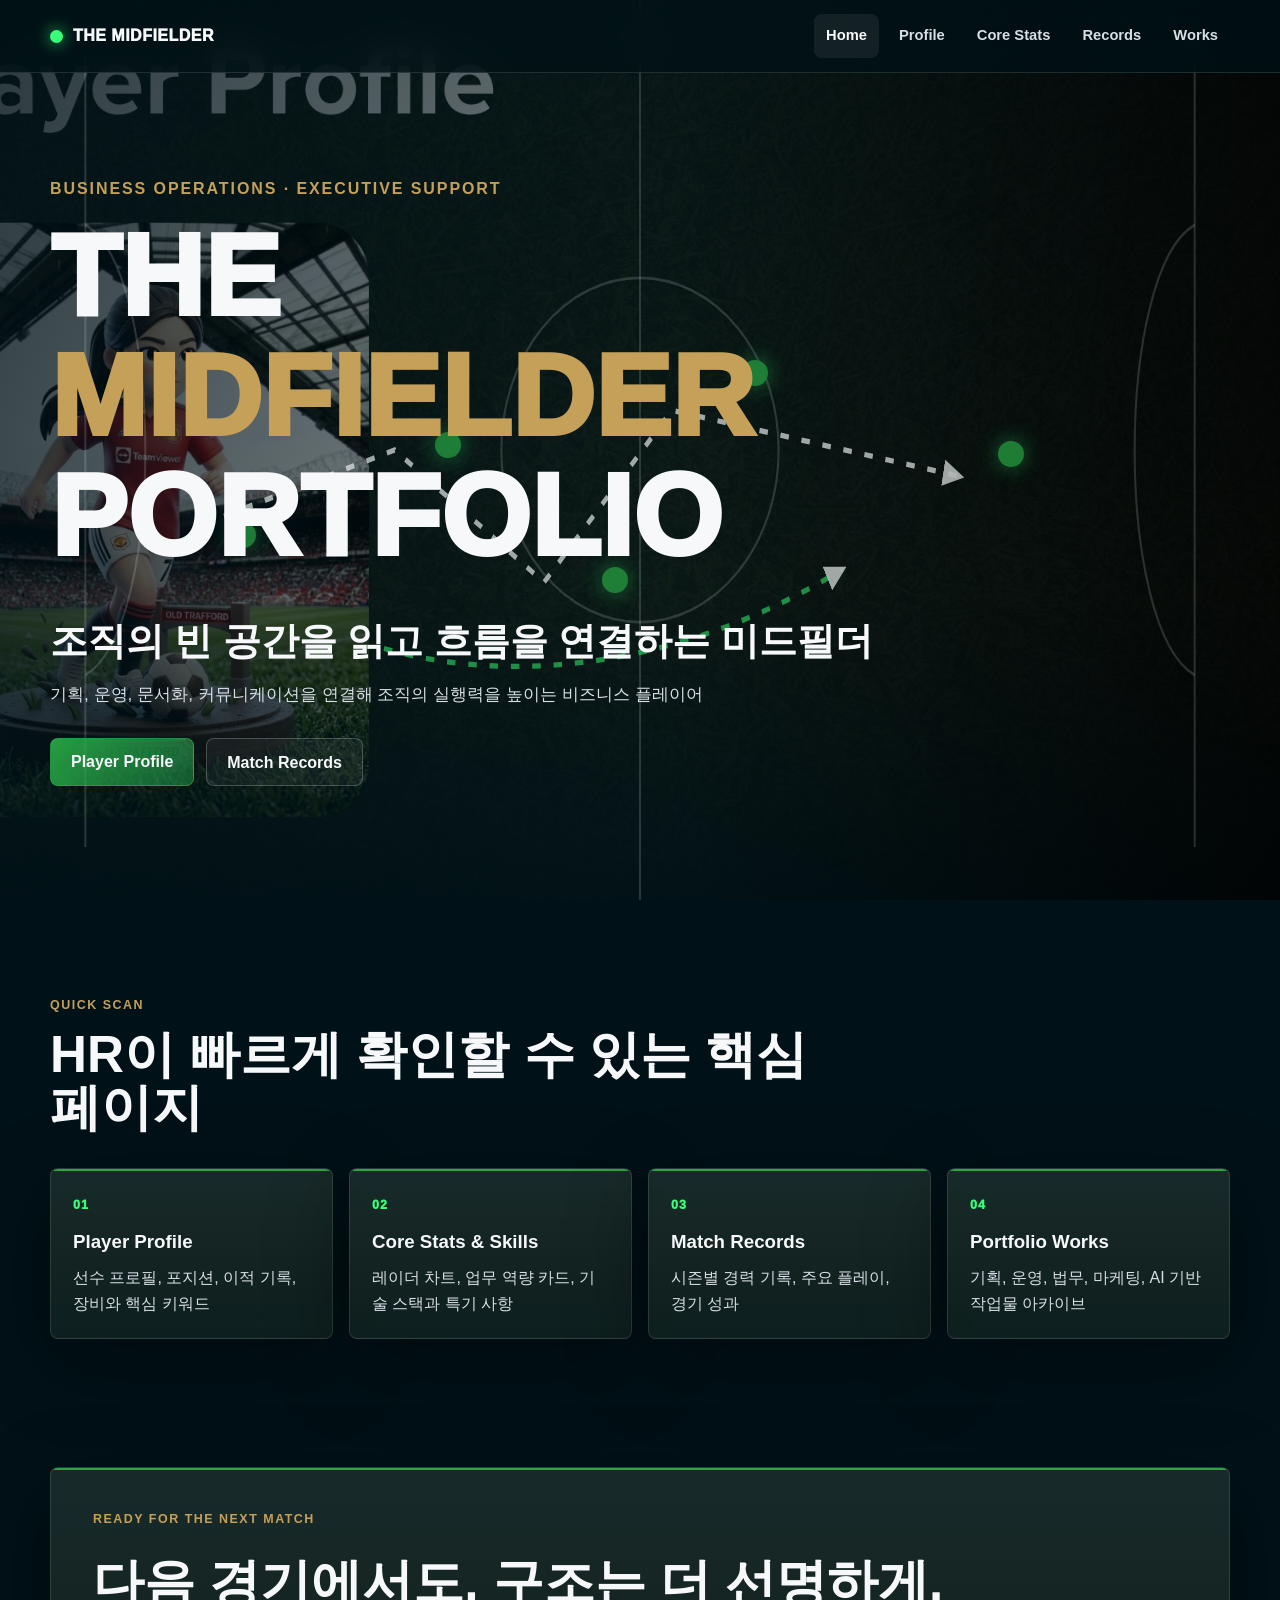
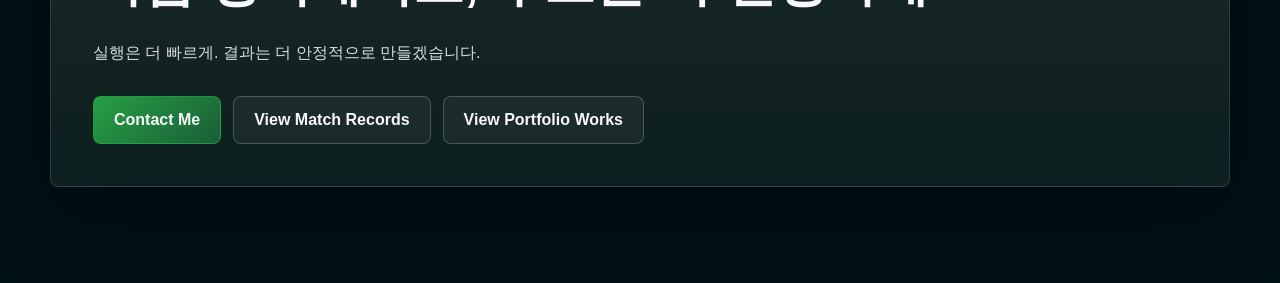
<file: index.html>
<!DOCTYPE html>
<html lang="ko">
<head>
  <meta charset="UTF-8">
  <meta name="viewport" content="width=device-width, initial-scale=1.0">
  <title>The Midfielder Portfolio | 배지은</title>
  <meta name="description" content="조직의 빈 공간을 읽고 흐름을 연결하는 비즈니스 미드필더 포트폴리오">
  <link rel="stylesheet" href="assets/css/style.css">
</head>
<body>
  <!-- Global Navigation -->
  <header class="site-header">
    <nav class="site-nav">
      <a class="brand" href="index.html" aria-label="The Midfielder Portfolio home">
        <span class="brand-dot"></span>
        <span>THE MIDFIELDER</span>
      </a>
      <button class="nav-toggle" type="button" aria-label="메뉴 열기" aria-expanded="false">
        <span></span><span></span><span></span>
      </button>
      <div class="nav-links">
        <a class="active" href="index.html">Home</a>
        <a href="profile.html">Profile</a>
        <a href="profile.html#stats">Core Stats</a>
        <a href="records.html">Records</a>
        <a href="works.html">Works</a>
      </div>
    </nav>
  </header>

  <main>
    <!-- Hero Section -->
    <section class="home-hero">
      <div class="hero-bg" aria-hidden="true"></div>
      <div class="hero-overlay" aria-hidden="true"></div>
      <div class="tactic-layer" aria-hidden="true">
        <svg viewBox="0 0 1200 680" preserveAspectRatio="none">
          <defs>
            <marker id="arrow" viewBox="0 0 10 10" refX="8" refY="5" markerWidth="5" markerHeight="5" orient="auto-start-reverse">
              <path d="M 0 0 L 10 5 L 0 10 z" fill="rgba(246,248,250,0.9)"></path>
            </marker>
          </defs>
          <path class="field-line" d="M80 40V640M1120 40V640M600 0V680"></path>
          <circle class="field-line" cx="600" cy="340" r="130"></circle>
          <path class="field-line" d="M80 170c75 35 75 305 0 340M1120 170c-75 35-75 305 0 340"></path>
          <path class="route route-1" d="M210 390 L370 340 L510 440 L630 310 L900 360"></path>
          <path class="route route-2" d="M360 490 C490 520 650 500 790 430"></path>
        </svg>
        <span class="tactic-dot dot-1"></span>
        <span class="tactic-dot dot-2"></span>
        <span class="tactic-dot dot-3"></span>
        <span class="tactic-dot dot-4"></span>
        <span class="tactic-dot dot-5"></span>
      </div>

      <div class="home-hero-content">
        <p class="hero-kicker reveal">Business Operations · Executive Support</p>
        <h1 class="hero-title" aria-label="THE MIDFIELDER PORTFOLIO">
          <span class="title-line reveal-word">THE <em>MIDFIELDER</em></span>
          <span class="title-line reveal-word delay-1">PORTFOLIO</span>
        </h1>
        <p class="hero-headline reveal delay-2">조직의 빈 공간을 읽고 흐름을 연결하는 미드필더</p>
        <p class="hero-copy reveal delay-3">
          기획, 운영, 문서화, 커뮤니케이션을 연결해 조직의 실행력을 높이는 비즈니스 플레이어
        </p>
        <div class="hero-actions reveal delay-4">
          <a class="btn btn-primary" href="profile.html">Player Profile</a>
          <a class="btn btn-ghost" href="records.html">Match Records</a>
        </div>
      </div>
    </section>

    <!-- Preview Cards -->
    <section class="section preview-section">
      <div class="container">
        <div class="section-heading reveal">
          <p class="eyebrow">Quick Scan</p>
          <h2>HR이 빠르게 확인할 수 있는 핵심 페이지</h2>
        </div>
        <div class="preview-grid">
          <a class="preview-card reveal" href="profile.html">
            <span>01</span>
            <h3>Player Profile</h3>
            <p>선수 프로필, 포지션, 이적 기록, 장비와 핵심 키워드</p>
          </a>
          <a class="preview-card reveal" href="profile.html#stats">
            <span>02</span>
            <h3>Core Stats & Skills</h3>
            <p>레이더 차트, 업무 역량 카드, 기술 스택과 특기 사항</p>
          </a>
          <a class="preview-card reveal" href="records.html">
            <span>03</span>
            <h3>Match Records</h3>
            <p>시즌별 경력 기록, 주요 플레이, 경기 성과</p>
          </a>
          <a class="preview-card reveal" href="works.html">
            <span>04</span>
            <h3>Portfolio Works</h3>
            <p>기획, 운영, 법무, 마케팅, AI 기반 작업물 아카이브</p>
          </a>
        </div>
      </div>
    </section>

    <!-- CTA Section -->
    <section class="section final-cta">
      <div class="container cta-card reveal">
        <p class="eyebrow">Ready for the Next Match</p>
        <h2>다음 경기에서도, 구조는 더 선명하게.</h2>
        <p>실행은 더 빠르게. 결과는 더 안정적으로 만들겠습니다.</p>
        <div class="cta-actions">
          <a class="btn btn-primary" href="mailto:your-email@example.com">Contact Me</a>
          <a class="btn btn-ghost" href="records.html">View Match Records</a>
          <a class="btn btn-ghost" href="works.html">View Portfolio Works</a>
        </div>
      </div>
    </section>
  </main>

  <script src="assets/js/main.js"></script>
</body>
</html>
</file>
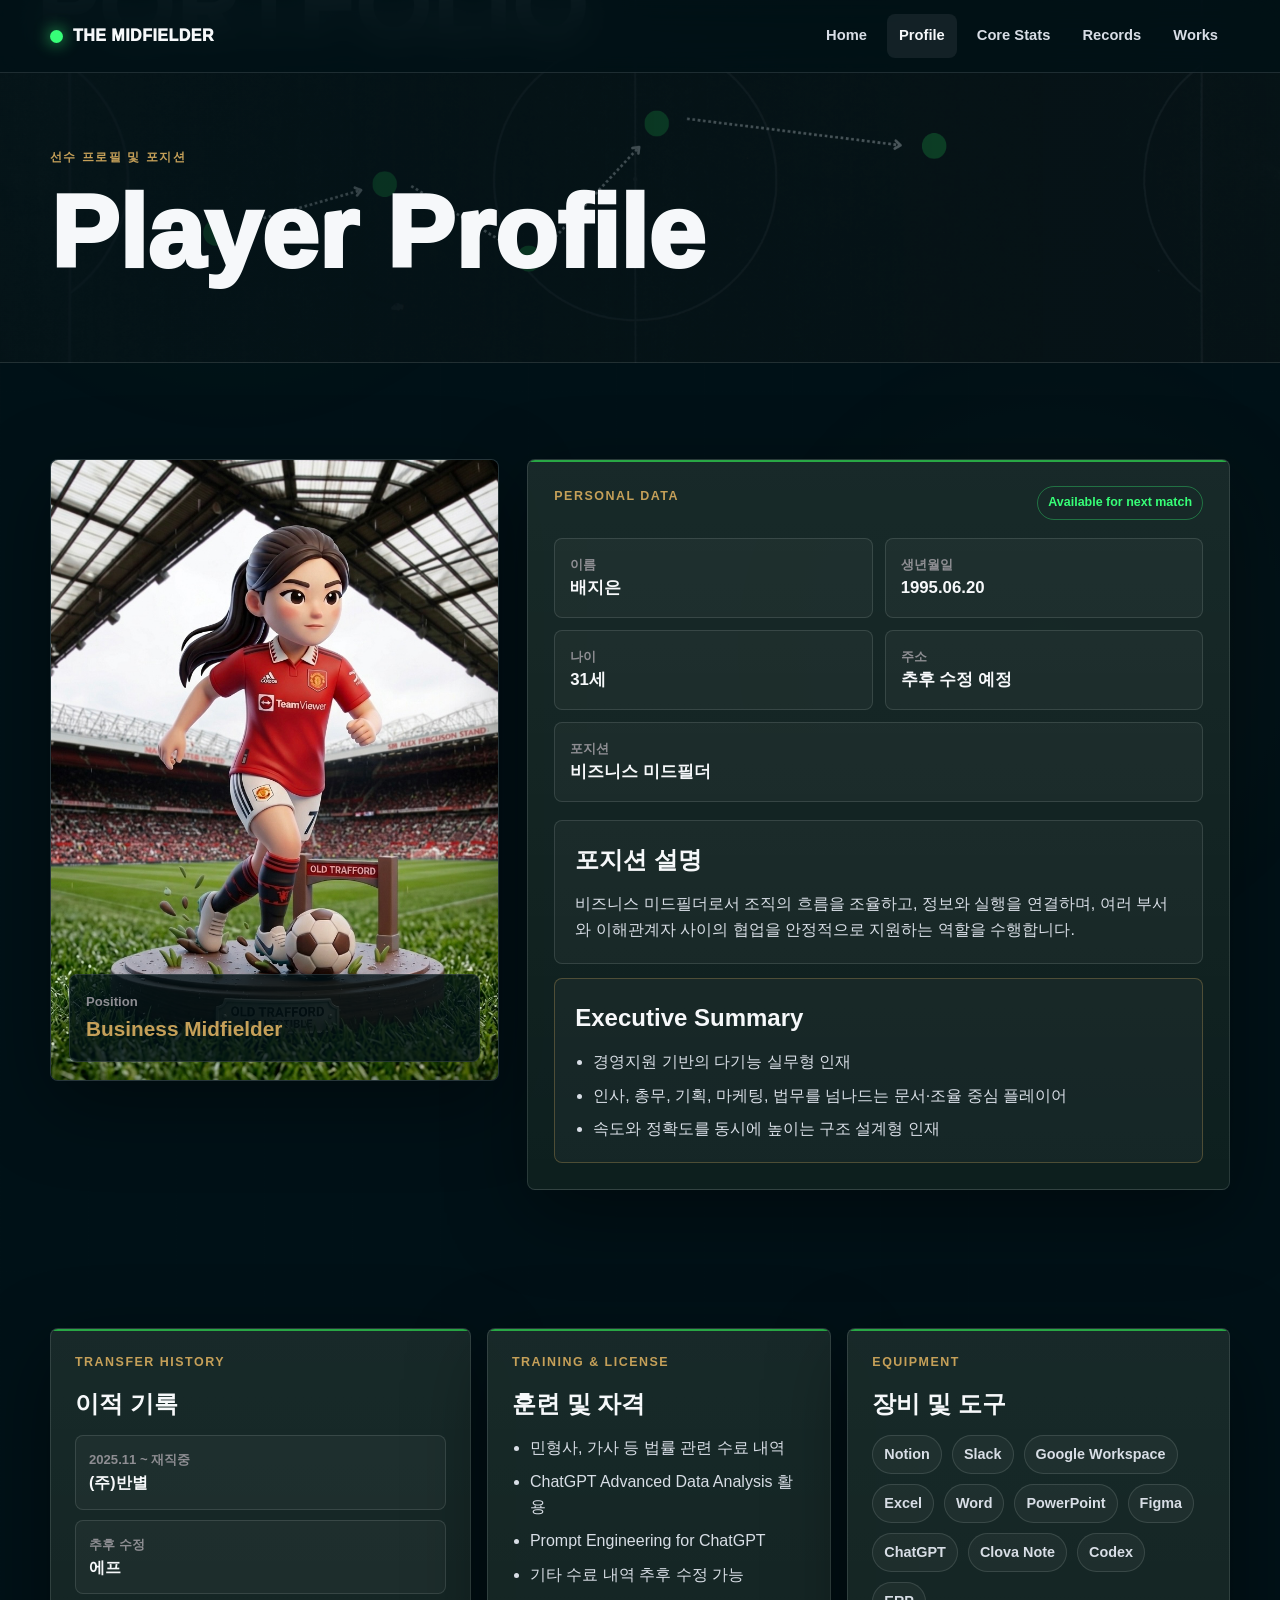
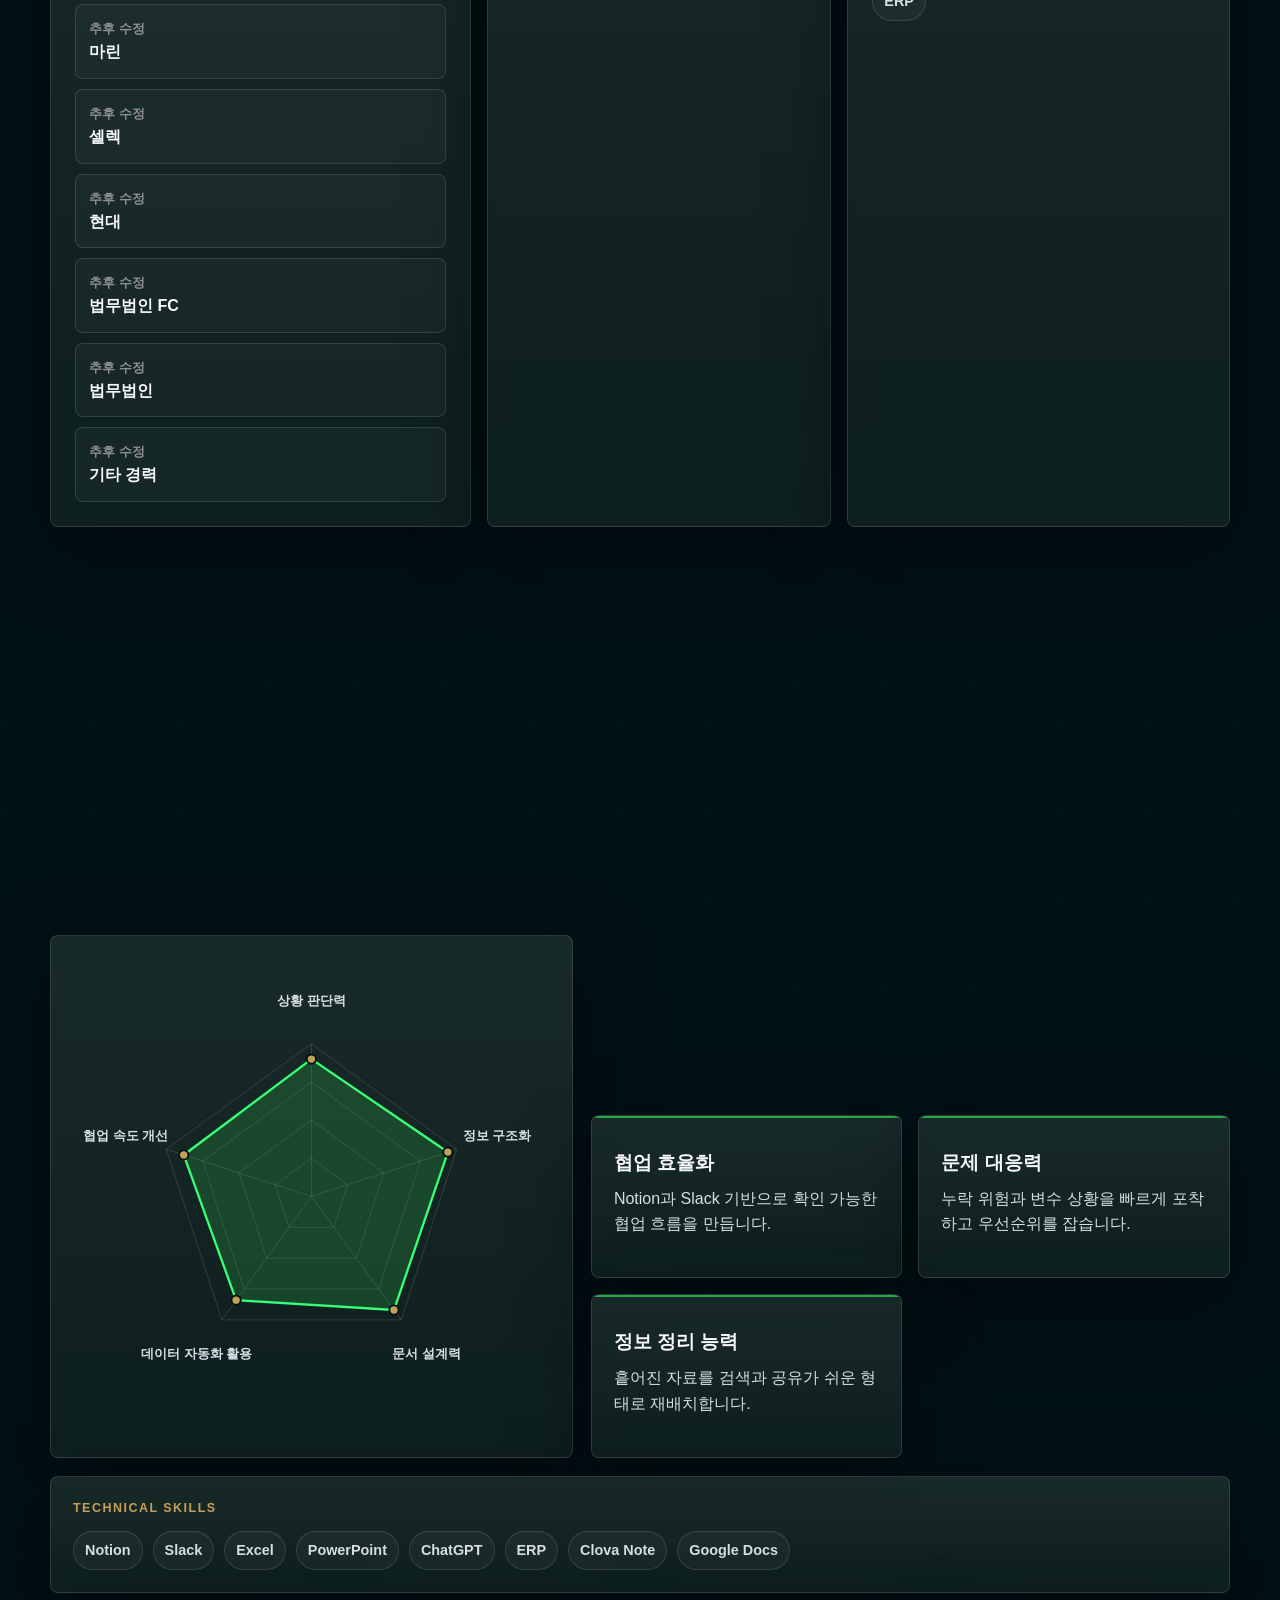
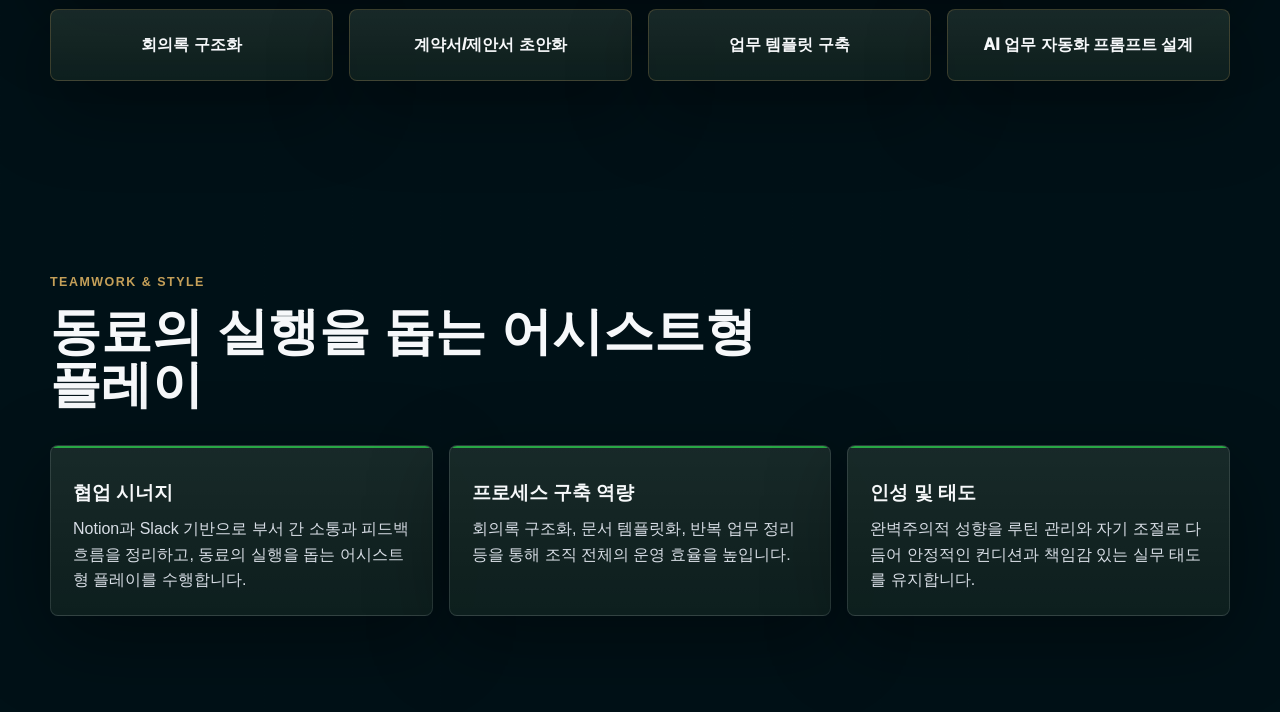
<file: profile.html>
<!DOCTYPE html>
<html lang="ko">
<head>
  <meta charset="UTF-8">
  <meta name="viewport" content="width=device-width, initial-scale=1.0">
  <title>Player Profile | The Midfielder Portfolio</title>
  <meta name="description" content="배지은 비즈니스 미드필더 선수 프로필 및 핵심 역량">
  <link rel="stylesheet" href="assets/css/style.css">
</head>
<body>
  <!-- Global Navigation -->
  <header class="site-header">
    <nav class="site-nav">
      <a class="brand" href="index.html"><span class="brand-dot"></span><span>THE MIDFIELDER</span></a>
      <button class="nav-toggle" type="button" aria-label="메뉴 열기" aria-expanded="false"><span></span><span></span><span></span></button>
      <div class="nav-links">
        <a href="index.html">Home</a>
        <a class="active" href="profile.html">Profile</a>
        <a href="profile.html#stats">Core Stats</a>
        <a href="records.html">Records</a>
        <a href="works.html">Works</a>
      </div>
    </nav>
  </header>

  <main>
    <!-- Page Hero -->
    <section class="page-hero profile-hero">
      <div class="container">
        <p class="eyebrow reveal">선수 프로필 및 포지션</p>
        <h1 class="reveal">Player Profile</h1>
      </div>
    </section>

    <!-- Player Profile -->
    <section class="section">
      <div class="container profile-layout">
        <div class="player-image-card reveal">
          <img src="assets/images/프로필사진.jpg" alt="비즈니스 미드필더 프로필 이미지">
          <div class="image-caption">
            <span>Position</span>
            <strong>Business Midfielder</strong>
          </div>
        </div>

        <div class="profile-panel reveal">
          <div class="card-title-row">
            <p class="eyebrow">Personal Data</p>
            <span class="status-chip">Available for next match</span>
          </div>
          <div class="data-grid">
            <div><span>이름</span><strong>배지은</strong></div>
            <div><span>생년월일</span><strong>1995.06.20</strong></div>
            <div><span>나이</span><strong data-age="1995-06-20">자동 계산</strong></div>
            <div><span>주소</span><strong>추후 수정 예정</strong></div>
            <div class="wide"><span>포지션</span><strong>비즈니스 미드필더</strong></div>
          </div>

          <div class="summary-card">
            <h2>포지션 설명</h2>
            <p>비즈니스 미드필더로서 조직의 흐름을 조율하고, 정보와 실행을 연결하며, 여러 부서와 이해관계자 사이의 협업을 안정적으로 지원하는 역할을 수행합니다.</p>
          </div>

          <div class="summary-card gold">
            <h2>Executive Summary</h2>
            <ul class="clean-list">
              <li>경영지원 기반의 다기능 실무형 인재</li>
              <li>인사, 총무, 기획, 마케팅, 법무를 넘나드는 문서·조율 중심 플레이어</li>
              <li>속도와 정확도를 동시에 높이는 구조 설계형 인재</li>
            </ul>
          </div>
        </div>
      </div>
    </section>

    <!-- Career, Training, Tools -->
    <section class="section compact-section">
      <div class="container three-stack">
        <article class="info-block reveal">
          <p class="eyebrow">Transfer History</p>
          <h2>이적 기록</h2>
          <div class="timeline-list">
            <div><span>2025.11 ~ 재직중</span><strong>(주)반별</strong></div>
            <div><span>추후 수정</span><strong>에프</strong></div>
            <div><span>추후 수정</span><strong>마린</strong></div>
            <div><span>추후 수정</span><strong>셀렉</strong></div>
            <div><span>추후 수정</span><strong>현대</strong></div>
            <div><span>추후 수정</span><strong>법무법인 FC</strong></div>
            <div><span>추후 수정</span><strong>법무법인</strong></div>
            <div><span>추후 수정</span><strong>기타 경력</strong></div>
          </div>
        </article>

        <article class="info-block reveal">
          <p class="eyebrow">Training & License</p>
          <h2>훈련 및 자격</h2>
          <ul class="clean-list">
            <li>민형사, 가사 등 법률 관련 수료 내역</li>
            <li>ChatGPT Advanced Data Analysis 활용</li>
            <li>Prompt Engineering for ChatGPT</li>
            <li>기타 수료 내역 추후 수정 가능</li>
          </ul>
        </article>

        <article class="info-block reveal">
          <p class="eyebrow">Equipment</p>
          <h2>장비 및 도구</h2>
          <div class="pill-list">
            <span>Notion</span><span>Slack</span><span>Google Workspace</span><span>Excel</span><span>Word</span><span>PowerPoint</span><span>Figma</span><span>ChatGPT</span><span>Clova Note</span><span>Codex</span><span>ERP</span>
          </div>
        </article>
      </div>

      <div class="container keyword-row reveal">
        <span>실행력</span><span>유연함</span><span>안정적 효율</span><span>구조화</span><span>커뮤니케이션</span><span>문서 설계</span><span>문제 해결</span>
      </div>
    </section>

    <!-- Core Stats & Skills -->
    <section class="section stats-section" id="stats">
      <div class="container">
        <div class="section-heading reveal">
          <p class="eyebrow">Core Stats & Skills</p>
          <h2>한눈에 읽히는 핵심 능력치</h2>
        </div>
        <div class="stats-layout">
          <div class="radar-card reveal">
            <svg id="radar-chart" viewBox="0 0 520 520" aria-label="핵심 능력치 레이더 차트"></svg>
          </div>
          <div class="skill-card-grid">
            <article class="stat-card reveal"><h3>문서 구조화</h3><p>회의록, 제안서, 계약서 초안을 목적별 구조로 정리합니다.</p></article>
            <article class="stat-card reveal"><h3>실행 연결력</h3><p>사람, 일정, 문서, 요청사항을 실행 가능한 단위로 연결합니다.</p></article>
            <article class="stat-card reveal"><h3>협업 효율화</h3><p>Notion과 Slack 기반으로 확인 가능한 협업 흐름을 만듭니다.</p></article>
            <article class="stat-card reveal"><h3>문제 대응력</h3><p>누락 위험과 변수 상황을 빠르게 포착하고 우선순위를 잡습니다.</p></article>
            <article class="stat-card reveal"><h3>정보 정리 능력</h3><p>흩어진 자료를 검색과 공유가 쉬운 형태로 재배치합니다.</p></article>
          </div>
        </div>

        <div class="skills-strip reveal">
          <p class="eyebrow">Technical Skills</p>
          <div class="pill-list">
            <span>Notion</span><span>Slack</span><span>Excel</span><span>PowerPoint</span><span>ChatGPT</span><span>ERP</span><span>Clova Note</span><span>Google Docs</span>
          </div>
        </div>

        <div class="signature-grid">
          <article class="signature-card reveal">회의록 구조화</article>
          <article class="signature-card reveal">계약서/제안서 초안화</article>
          <article class="signature-card reveal">업무 템플릿 구축</article>
          <article class="signature-card reveal">AI 업무 자동화 프롬프트 설계</article>
        </div>
      </div>
    </section>

    <!-- Teamwork & Style -->
    <section class="section">
      <div class="container">
        <div class="section-heading reveal">
          <p class="eyebrow">Teamwork & Style</p>
          <h2>동료의 실행을 돕는 어시스트형 플레이</h2>
        </div>
        <div class="style-grid">
          <article class="style-card reveal"><h3>협업 시너지</h3><p>Notion과 Slack 기반으로 부서 간 소통과 피드백 흐름을 정리하고, 동료의 실행을 돕는 어시스트형 플레이를 수행합니다.</p></article>
          <article class="style-card reveal"><h3>프로세스 구축 역량</h3><p>회의록 구조화, 문서 템플릿화, 반복 업무 정리 등을 통해 조직 전체의 운영 효율을 높입니다.</p></article>
          <article class="style-card reveal"><h3>인성 및 태도</h3><p>완벽주의적 성향을 루틴 관리와 자기 조절로 다듬어 안정적인 컨디션과 책임감 있는 실무 태도를 유지합니다.</p></article>
        </div>
      </div>
    </section>
  </main>

  <script src="assets/js/main.js"></script>
</body>
</html>
</file>
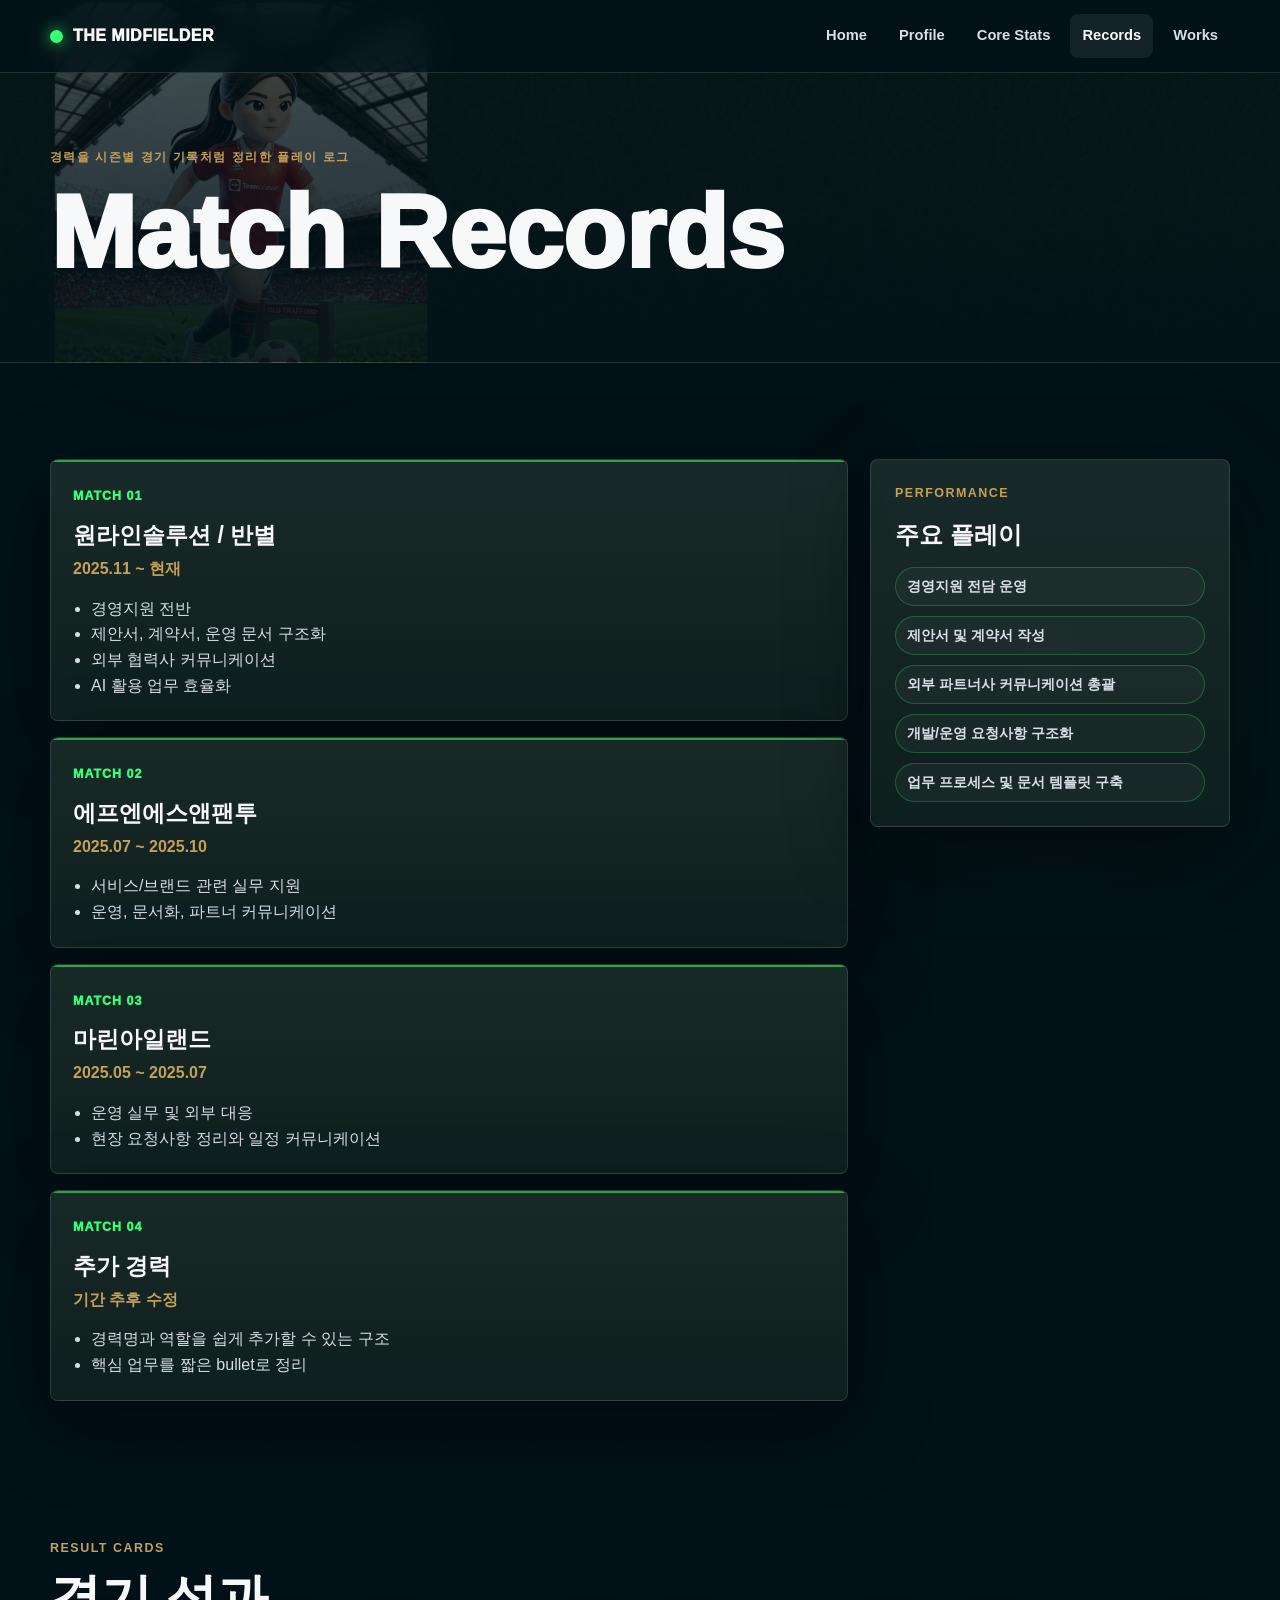
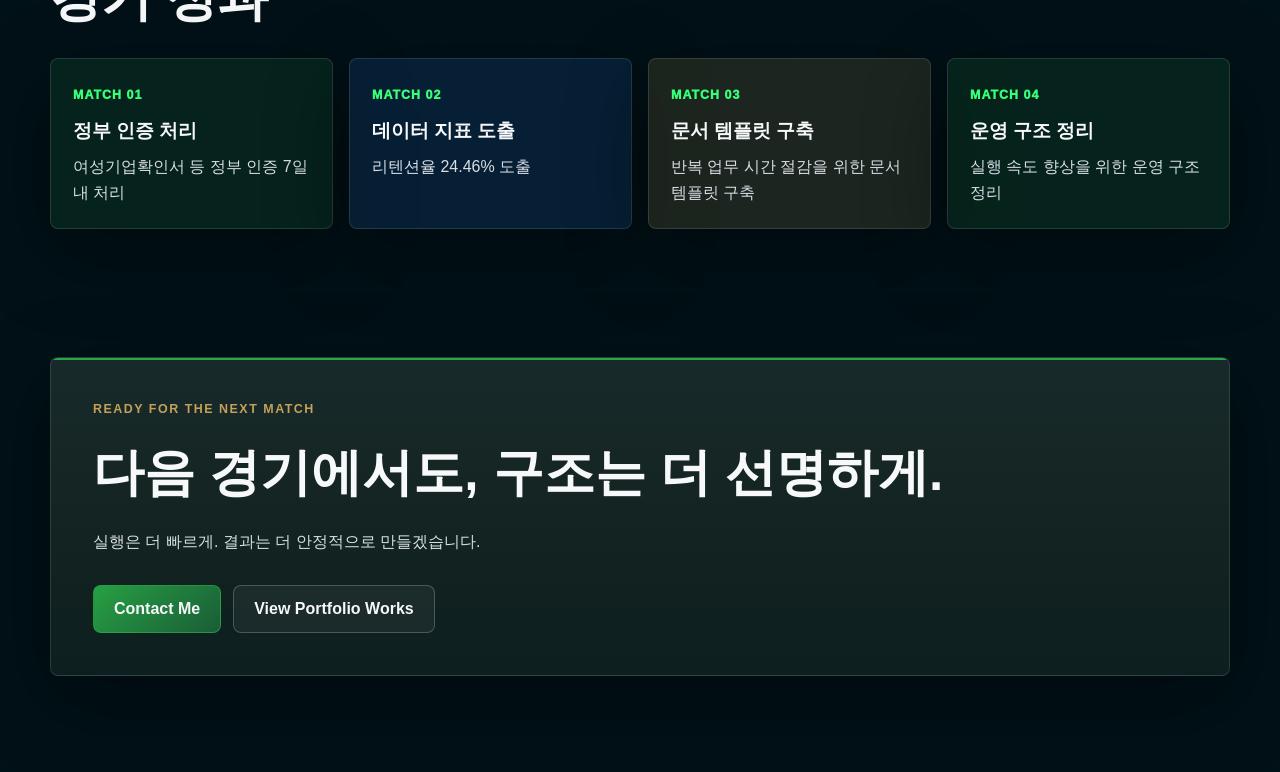
<file: records.html>
<!DOCTYPE html>
<html lang="ko">
<head>
  <meta charset="UTF-8">
  <meta name="viewport" content="width=device-width, initial-scale=1.0">
  <title>Match Records | The Midfielder Portfolio</title>
  <meta name="description" content="경력을 시즌별 경기 기록처럼 정리한 플레이 로그">
  <link rel="stylesheet" href="assets/css/style.css">
</head>
<body>
  <!-- Global Navigation -->
  <header class="site-header">
    <nav class="site-nav">
      <a class="brand" href="index.html"><span class="brand-dot"></span><span>THE MIDFIELDER</span></a>
      <button class="nav-toggle" type="button" aria-label="메뉴 열기" aria-expanded="false"><span></span><span></span><span></span></button>
      <div class="nav-links">
        <a href="index.html">Home</a>
        <a href="profile.html">Profile</a>
        <a href="profile.html#stats">Core Stats</a>
        <a class="active" href="records.html">Records</a>
        <a href="works.html">Works</a>
      </div>
    </nav>
  </header>

  <main>
    <!-- Page Hero -->
    <section class="page-hero">
      <div class="container">
        <p class="eyebrow reveal">경력을 시즌별 경기 기록처럼 정리한 플레이 로그</p>
        <h1 class="reveal">Match Records</h1>
      </div>
    </section>

    <!-- Season Timeline -->
    <section class="section">
      <div class="container records-layout">
        <div class="season-list">
          <article class="season-card reveal">
            <span>MATCH 01</span>
            <h2>원라인솔루션 / 반별</h2>
            <p class="season-date">2025.11 ~ 현재</p>
            <ul>
              <li>경영지원 전반</li>
              <li>제안서, 계약서, 운영 문서 구조화</li>
              <li>외부 협력사 커뮤니케이션</li>
              <li>AI 활용 업무 효율화</li>
            </ul>
          </article>
          <article class="season-card reveal">
            <span>MATCH 02</span>
            <h2>에프엔에스앤팬투</h2>
            <p class="season-date">2025.07 ~ 2025.10</p>
            <ul>
              <li>서비스/브랜드 관련 실무 지원</li>
              <li>운영, 문서화, 파트너 커뮤니케이션</li>
            </ul>
          </article>
          <article class="season-card reveal">
            <span>MATCH 03</span>
            <h2>마린아일랜드</h2>
            <p class="season-date">2025.05 ~ 2025.07</p>
            <ul>
              <li>운영 실무 및 외부 대응</li>
              <li>현장 요청사항 정리와 일정 커뮤니케이션</li>
            </ul>
          </article>
          <article class="season-card reveal">
            <span>MATCH 04</span>
            <h2>추가 경력</h2>
            <p class="season-date">기간 추후 수정</p>
            <ul>
              <li>경력명과 역할을 쉽게 추가할 수 있는 구조</li>
              <li>핵심 업무를 짧은 bullet로 정리</li>
            </ul>
          </article>
        </div>

        <aside class="performance-panel reveal">
          <p class="eyebrow">Performance</p>
          <h2>주요 플레이</h2>
          <div class="performance-list">
            <span>경영지원 전담 운영</span>
            <span>제안서 및 계약서 작성</span>
            <span>외부 파트너사 커뮤니케이션 총괄</span>
            <span>개발/운영 요청사항 구조화</span>
            <span>업무 프로세스 및 문서 템플릿 구축</span>
          </div>
        </aside>
      </div>
    </section>

    <!-- Results -->
    <section class="section compact-section">
      <div class="container">
        <div class="section-heading reveal">
          <p class="eyebrow">Result Cards</p>
          <h2>경기 성과</h2>
        </div>
        <div class="result-grid">
          <article class="result-card green reveal"><span>MATCH 01</span><h3>정부 인증 처리</h3><p>여성기업확인서 등 정부 인증 7일 내 처리</p></article>
          <article class="result-card blue reveal"><span>MATCH 02</span><h3>데이터 지표 도출</h3><p>리텐션율 24.46% 도출</p></article>
          <article class="result-card gold reveal"><span>MATCH 03</span><h3>문서 템플릿 구축</h3><p>반복 업무 시간 절감을 위한 문서 템플릿 구축</p></article>
          <article class="result-card green reveal"><span>MATCH 04</span><h3>운영 구조 정리</h3><p>실행 속도 향상을 위한 운영 구조 정리</p></article>
        </div>
      </div>
    </section>

    <!-- CTA Section -->
    <section class="section final-cta">
      <div class="container cta-card reveal">
        <p class="eyebrow">Ready for the Next Match</p>
        <h2>다음 경기에서도, 구조는 더 선명하게.</h2>
        <p>실행은 더 빠르게. 결과는 더 안정적으로 만들겠습니다.</p>
        <div class="cta-actions">
          <a class="btn btn-primary" href="mailto:your-email@example.com">Contact Me</a>
          <a class="btn btn-ghost" href="works.html">View Portfolio Works</a>
        </div>
      </div>
    </section>
  </main>

  <script src="assets/js/main.js"></script>
</body>
</html>
</file>
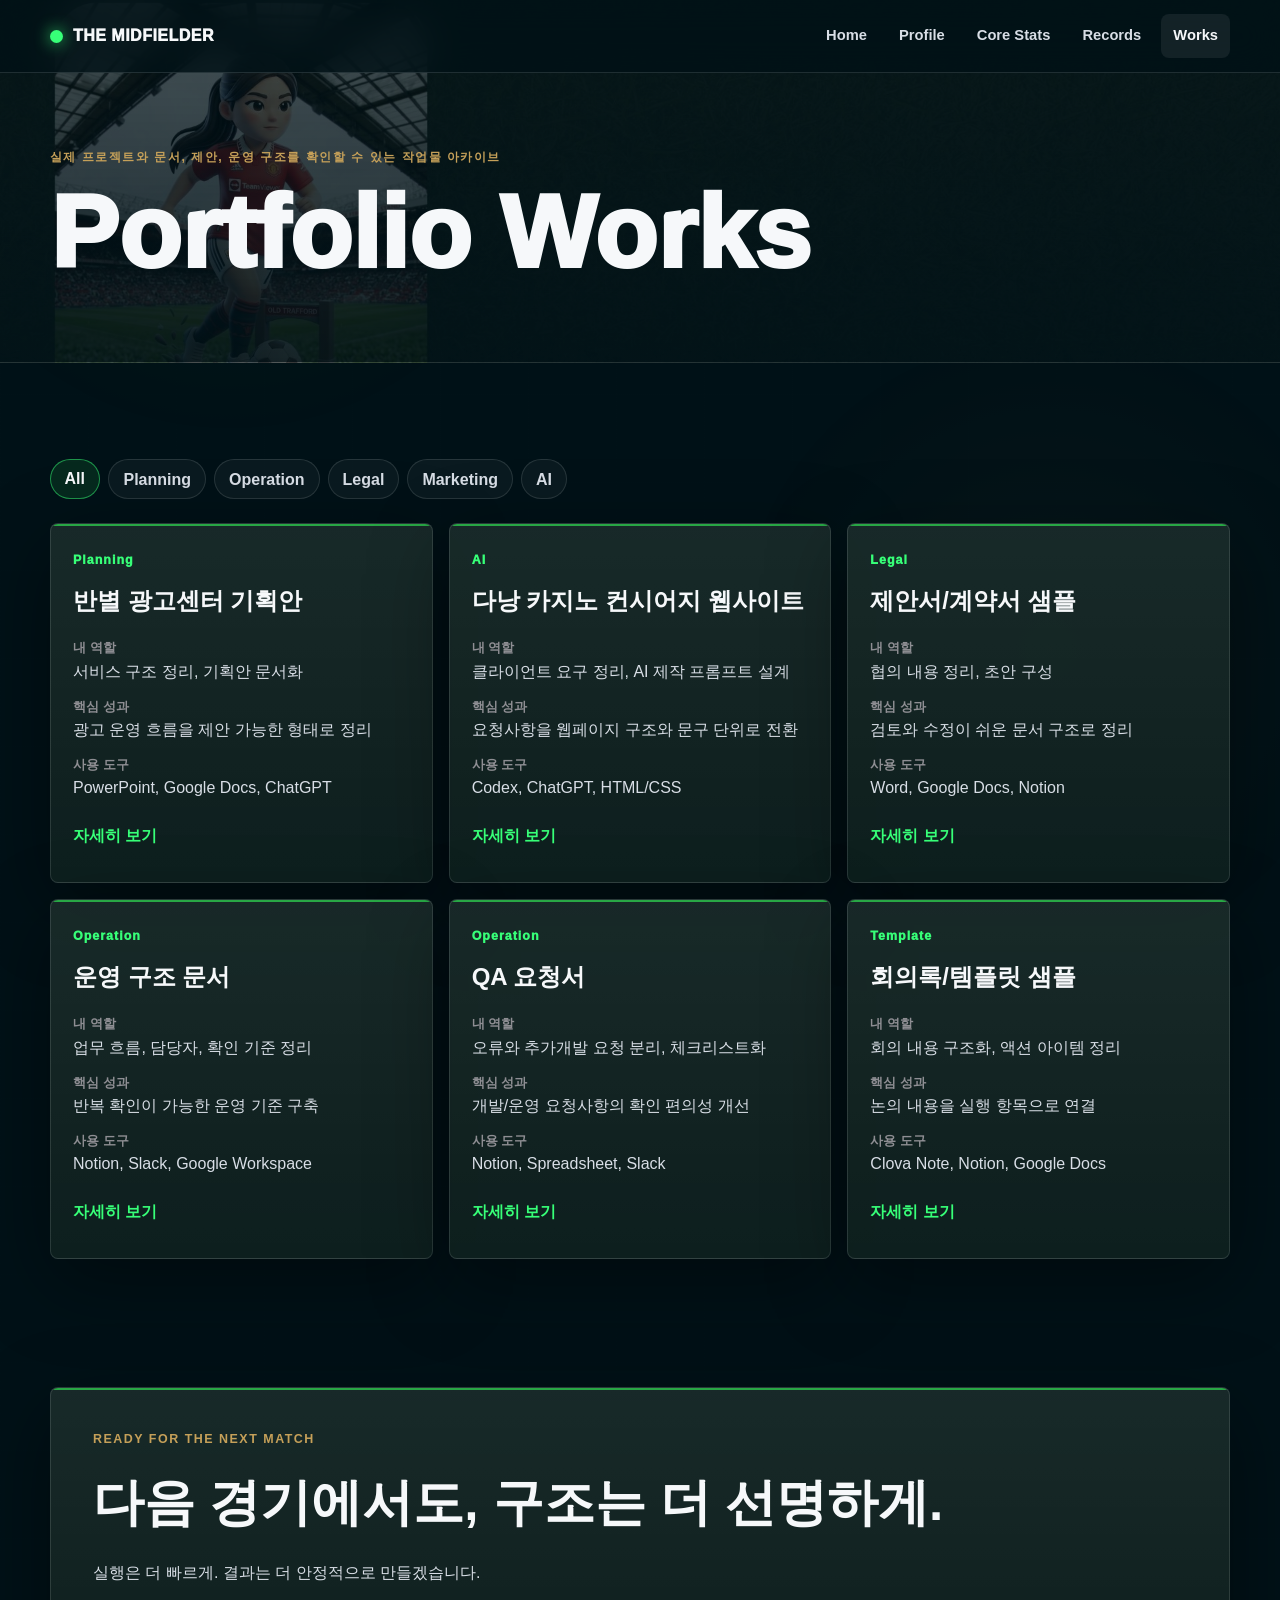
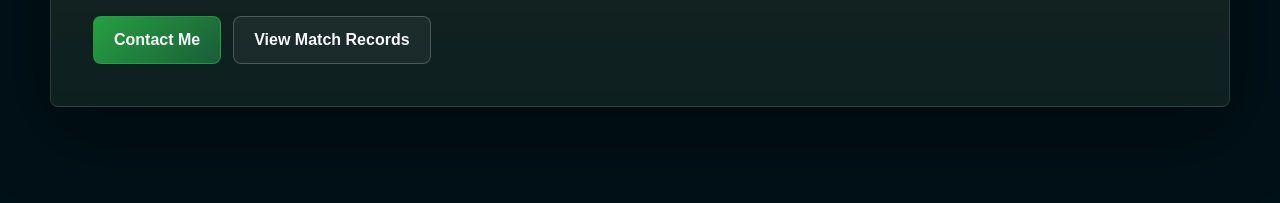
<file: works.html>
<!DOCTYPE html>
<html lang="ko">
<head>
  <meta charset="UTF-8">
  <meta name="viewport" content="width=device-width, initial-scale=1.0">
  <title>Portfolio Works | The Midfielder Portfolio</title>
  <meta name="description" content="실제 프로젝트와 문서, 제안, 운영 구조를 확인할 수 있는 작업물 아카이브">
  <link rel="stylesheet" href="assets/css/style.css">
</head>
<body>
  <!-- Global Navigation -->
  <header class="site-header">
    <nav class="site-nav">
      <a class="brand" href="index.html"><span class="brand-dot"></span><span>THE MIDFIELDER</span></a>
      <button class="nav-toggle" type="button" aria-label="메뉴 열기" aria-expanded="false"><span></span><span></span><span></span></button>
      <div class="nav-links">
        <a href="index.html">Home</a>
        <a href="profile.html">Profile</a>
        <a href="profile.html#stats">Core Stats</a>
        <a href="records.html">Records</a>
        <a class="active" href="works.html">Works</a>
      </div>
    </nav>
  </header>

  <main>
    <!-- Page Hero -->
    <section class="page-hero">
      <div class="container">
        <p class="eyebrow reveal">실제 프로젝트와 문서, 제안, 운영 구조를 확인할 수 있는 작업물 아카이브</p>
        <h1 class="reveal">Portfolio Works</h1>
      </div>
    </section>

    <!-- Works Filter -->
    <section class="section works-section">
      <div class="container">
        <div class="filter-tabs reveal" aria-label="작업물 필터">
          <button class="filter-btn active" type="button" data-filter="all">All</button>
          <button class="filter-btn" type="button" data-filter="planning">Planning</button>
          <button class="filter-btn" type="button" data-filter="operation">Operation</button>
          <button class="filter-btn" type="button" data-filter="legal">Legal</button>
          <button class="filter-btn" type="button" data-filter="marketing">Marketing</button>
          <button class="filter-btn" type="button" data-filter="ai">AI</button>
        </div>

        <div class="works-grid">
          <article class="work-card reveal" data-category="planning marketing">
            <span class="work-category">Planning</span>
            <h2>반별 광고센터 기획안</h2>
            <dl>
              <div><dt>내 역할</dt><dd>서비스 구조 정리, 기획안 문서화</dd></div>
              <div><dt>핵심 성과</dt><dd>광고 운영 흐름을 제안 가능한 형태로 정리</dd></div>
              <div><dt>사용 도구</dt><dd>PowerPoint, Google Docs, ChatGPT</dd></div>
            </dl>
            <button class="text-button" type="button">자세히 보기</button>
          </article>
          <article class="work-card reveal" data-category="ai marketing">
            <span class="work-category">AI</span>
            <h2>다낭 카지노 컨시어지 웹사이트</h2>
            <dl>
              <div><dt>내 역할</dt><dd>클라이언트 요구 정리, AI 제작 프롬프트 설계</dd></div>
              <div><dt>핵심 성과</dt><dd>요청사항을 웹페이지 구조와 문구 단위로 전환</dd></div>
              <div><dt>사용 도구</dt><dd>Codex, ChatGPT, HTML/CSS</dd></div>
            </dl>
            <button class="text-button" type="button">자세히 보기</button>
          </article>
          <article class="work-card reveal" data-category="legal planning">
            <span class="work-category">Legal</span>
            <h2>제안서/계약서 샘플</h2>
            <dl>
              <div><dt>내 역할</dt><dd>협의 내용 정리, 초안 구성</dd></div>
              <div><dt>핵심 성과</dt><dd>검토와 수정이 쉬운 문서 구조로 정리</dd></div>
              <div><dt>사용 도구</dt><dd>Word, Google Docs, Notion</dd></div>
            </dl>
            <button class="text-button" type="button">자세히 보기</button>
          </article>
          <article class="work-card reveal" data-category="operation">
            <span class="work-category">Operation</span>
            <h2>운영 구조 문서</h2>
            <dl>
              <div><dt>내 역할</dt><dd>업무 흐름, 담당자, 확인 기준 정리</dd></div>
              <div><dt>핵심 성과</dt><dd>반복 확인이 가능한 운영 기준 구축</dd></div>
              <div><dt>사용 도구</dt><dd>Notion, Slack, Google Workspace</dd></div>
            </dl>
            <button class="text-button" type="button">자세히 보기</button>
          </article>
          <article class="work-card reveal" data-category="operation ai">
            <span class="work-category">Operation</span>
            <h2>QA 요청서</h2>
            <dl>
              <div><dt>내 역할</dt><dd>오류와 추가개발 요청 분리, 체크리스트화</dd></div>
              <div><dt>핵심 성과</dt><dd>개발/운영 요청사항의 확인 편의성 개선</dd></div>
              <div><dt>사용 도구</dt><dd>Notion, Spreadsheet, Slack</dd></div>
            </dl>
            <button class="text-button" type="button">자세히 보기</button>
          </article>
          <article class="work-card reveal" data-category="planning operation">
            <span class="work-category">Template</span>
            <h2>회의록/템플릿 샘플</h2>
            <dl>
              <div><dt>내 역할</dt><dd>회의 내용 구조화, 액션 아이템 정리</dd></div>
              <div><dt>핵심 성과</dt><dd>논의 내용을 실행 항목으로 연결</dd></div>
              <div><dt>사용 도구</dt><dd>Clova Note, Notion, Google Docs</dd></div>
            </dl>
            <button class="text-button" type="button">자세히 보기</button>
          </article>
        </div>
      </div>
    </section>

    <!-- CTA Section -->
    <section class="section final-cta">
      <div class="container cta-card reveal">
        <p class="eyebrow">Ready for the Next Match</p>
        <h2>다음 경기에서도, 구조는 더 선명하게.</h2>
        <p>실행은 더 빠르게. 결과는 더 안정적으로 만들겠습니다.</p>
        <div class="cta-actions">
          <a class="btn btn-primary" href="mailto:your-email@example.com">Contact Me</a>
          <a class="btn btn-ghost" href="records.html">View Match Records</a>
        </div>
      </div>
    </section>
  </main>

  <script src="assets/js/main.js"></script>
</body>
</html>
</file>
<file: assets/css/style.css>
/* Design tokens */
:root {
  --bg: #001117;
  --bg-2: #121212;
  --panel: rgba(9, 25, 25, 0.84);
  --card: rgba(12, 31, 29, 0.86);
  --card-2: rgba(18, 18, 18, 0.86);
  --green: #28A745;
  --neon: #37FF78;
  --gold: #C5A059;
  --text: #F6F8FA;
  --subtext: #D8DEE6;
  --muted: #8E8E93;
  --line: rgba(246, 248, 250, 0.12);
  --line-strong: rgba(246, 248, 250, 0.22);
  --shadow: 0 24px 80px rgba(0, 0, 0, 0.38);
  --radius: 8px;
  --max: 1180px;
}

* {
  box-sizing: border-box;
}

html {
  scroll-behavior: smooth;
}

body {
  margin: 0;
  color: var(--text);
  background:
    linear-gradient(rgba(0, 17, 23, 0.94), rgba(0, 17, 23, 0.96)),
    repeating-linear-gradient(90deg, rgba(255,255,255,0.035) 0 1px, transparent 1px 88px),
    repeating-linear-gradient(0deg, rgba(255,255,255,0.025) 0 1px, transparent 1px 88px),
    var(--bg);
  font-family: "Paperlogy", "Proxima Nova", "Pretendard", "Noto Sans KR", "Apple SD Gothic Neo", "Segoe UI", Arial, sans-serif;
  line-height: 1.6;
  letter-spacing: 0;
}

body::before {
  content: "";
  position: fixed;
  inset: 0;
  z-index: -1;
  opacity: 0.22;
  background:
    radial-gradient(circle at 18% 12%, rgba(40, 167, 69, 0.28), transparent 26%),
    radial-gradient(circle at 82% 72%, rgba(197, 160, 89, 0.18), transparent 28%);
  pointer-events: none;
}

a {
  color: inherit;
  text-decoration: none;
}

button {
  font: inherit;
}

img {
  display: block;
  max-width: 100%;
}

/* Layout */
.container {
  width: min(var(--max), calc(100% - 40px));
  margin: 0 auto;
}

.section {
  padding: 96px 0;
}

.compact-section {
  padding-top: 42px;
}

.section-heading {
  max-width: 760px;
  margin-bottom: 34px;
}

.section-heading h2,
.page-hero h1,
.home-hero h1 {
  margin: 0;
  line-height: 1.04;
}

.section-heading h2 {
  font-size: clamp(2rem, 4vw, 3.7rem);
}

.eyebrow {
  margin: 0 0 12px;
  color: var(--gold);
  font-size: 0.78rem;
  font-weight: 900;
  letter-spacing: 0.12em;
  text-transform: uppercase;
}

p {
  color: var(--subtext);
}

/* Navigation */
.site-header {
  position: fixed;
  z-index: 100;
  top: 0;
  left: 0;
  width: 100%;
  border-bottom: 1px solid var(--line);
  background: rgba(0, 17, 23, 0.78);
  backdrop-filter: blur(18px);
}

.site-nav {
  width: min(var(--max), calc(100% - 40px));
  height: 72px;
  margin: 0 auto;
  display: flex;
  align-items: center;
  justify-content: space-between;
}

.brand {
  display: inline-flex;
  align-items: center;
  gap: 10px;
  font-weight: 950;
  letter-spacing: 0.03em;
}

.brand-dot {
  width: 13px;
  height: 13px;
  border-radius: 50%;
  background: var(--neon);
  box-shadow: 0 0 16px rgba(55, 255, 120, 0.85);
}

.nav-links {
  display: flex;
  gap: 8px;
}

.nav-links a {
  padding: 10px 12px;
  border-radius: var(--radius);
  color: var(--subtext);
  font-size: 0.92rem;
  font-weight: 800;
  transition: background 0.25s ease, color 0.25s ease;
}

.nav-links a:hover,
.nav-links a.active {
  color: var(--text);
  background: rgba(255,255,255,0.07);
}

.nav-toggle {
  display: none;
  width: 42px;
  height: 42px;
  border: 1px solid var(--line);
  border-radius: var(--radius);
  background: rgba(255,255,255,0.04);
  cursor: pointer;
}

.nav-toggle span {
  display: block;
  width: 18px;
  height: 2px;
  margin: 5px auto;
  background: var(--text);
}

/* Home hero */
.home-hero {
  position: relative;
  min-height: 100vh;
  display: grid;
  align-items: center;
  overflow: hidden;
  padding: 118px 0 72px;
}

.hero-bg,
.hero-overlay,
.tactic-layer {
  position: absolute;
  inset: 0;
}

.hero-bg {
  background-image: url("../images/hero-midfielder.jpg");
  background-size: cover;
  background-position: center;
  filter: saturate(0.85) contrast(1.08);
  transform: scale(1.02);
}

.hero-overlay {
  background:
    linear-gradient(90deg, rgba(0,17,23,0.74), rgba(0,17,23,0.42) 52%, rgba(0,0,0,0.76)),
    linear-gradient(0deg, rgba(0,17,23,0.86), transparent 34%, rgba(0,17,23,0.34));
}

.tactic-layer {
  z-index: 1;
  opacity: 0.72;
}

.tactic-layer svg {
  width: 100%;
  height: 100%;
}

.field-line {
  fill: none;
  stroke: rgba(246,248,250,0.22);
  stroke-width: 2;
}

.route {
  fill: none;
  stroke: rgba(246,248,250,0.9);
  stroke-width: 4;
  stroke-dasharray: 8 12;
  marker-end: url("#arrow");
  stroke-dashoffset: 560;
  animation: drawRoute 1.8s ease forwards;
}

.route-2 {
  stroke: rgba(55,255,120,0.72);
  animation-delay: 0.35s;
}

.tactic-dot {
  position: absolute;
  width: 26px;
  height: 26px;
  border-radius: 50%;
  background: var(--green);
  box-shadow: 0 0 22px rgba(55,255,120,0.55);
  opacity: 0;
  transform: scale(0.65);
  animation: popDot 0.42s ease forwards;
}

.dot-1 { left: 18%; top: 58%; animation-delay: 0.55s; }
.dot-2 { left: 34%; top: 48%; animation-delay: 0.75s; }
.dot-3 { left: 47%; top: 63%; animation-delay: 0.95s; }
.dot-4 { left: 58%; top: 40%; animation-delay: 1.15s; }
.dot-5 { left: 78%; top: 49%; animation-delay: 1.35s; }

.home-hero-content {
  position: relative;
  z-index: 2;
  width: min(var(--max), calc(100% - 40px));
  margin: 0 auto;
}

.hero-kicker {
  color: var(--gold);
  font-weight: 900;
  letter-spacing: 0.12em;
  text-transform: uppercase;
}

.hero-title {
  max-width: 960px;
  font-size: clamp(3.8rem, 9vw, 8.6rem);
  font-weight: 950;
  letter-spacing: 0;
  text-transform: uppercase;
}

.title-line {
  display: block;
}

.title-line em {
  color: var(--gold);
  font-style: normal;
}

.hero-headline {
  max-width: 920px;
  margin: 34px 0 10px;
  color: var(--text);
  font-size: clamp(1.45rem, 3vw, 2.35rem);
  font-weight: 950;
}

.hero-copy {
  max-width: 760px;
  margin: 0;
  color: var(--subtext);
  font-size: 1.08rem;
}

.hero-actions,
.cta-actions {
  display: flex;
  flex-wrap: wrap;
  gap: 12px;
  margin-top: 30px;
}

.btn {
  display: inline-flex;
  align-items: center;
  justify-content: center;
  min-height: 48px;
  padding: 0 20px;
  border: 1px solid var(--line-strong);
  border-radius: var(--radius);
  color: var(--text);
  font-weight: 900;
  transition: transform 0.25s ease, border-color 0.25s ease, background 0.25s ease;
}

.btn:hover {
  transform: translateY(-2px);
}

.btn-primary {
  border-color: rgba(40, 167, 69, 0.72);
  background: linear-gradient(135deg, rgba(40,167,69,0.95), rgba(55,255,120,0.28));
}

.btn-ghost {
  background: rgba(255,255,255,0.05);
}

/* Cards */
.preview-grid,
.skill-card-grid,
.result-grid,
.style-grid,
.works-grid,
.signature-grid {
  display: grid;
  gap: 16px;
}

.preview-grid {
  grid-template-columns: repeat(4, 1fr);
}

.preview-card,
.profile-panel,
.player-image-card,
.info-block,
.radar-card,
.stat-card,
.skills-strip,
.signature-card,
.style-card,
.season-card,
.performance-panel,
.result-card,
.work-card,
.cta-card {
  position: relative;
  border: 1px solid var(--line);
  border-radius: var(--radius);
  background: linear-gradient(180deg, rgba(255,255,255,0.06), rgba(255,255,255,0.01)), var(--card);
  box-shadow: var(--shadow);
  overflow: hidden;
}

.preview-card::before,
.profile-panel::before,
.info-block::before,
.stat-card::before,
.style-card::before,
.season-card::before,
.work-card::before,
.cta-card::before {
  content: "";
  position: absolute;
  top: 0;
  left: 0;
  width: 100%;
  height: 2px;
  background: var(--green);
}

.preview-card,
.stat-card,
.style-card,
.season-card,
.work-card,
.signature-card {
  padding: 22px;
  transition: transform 0.25s ease, border-color 0.25s ease, background 0.25s ease;
}

.preview-card:hover,
.stat-card:hover,
.style-card:hover,
.season-card:hover,
.work-card:hover,
.signature-card:hover {
  transform: translateY(-4px);
  border-color: rgba(55,255,120,0.38);
  background: linear-gradient(180deg, rgba(255,255,255,0.08), rgba(255,255,255,0.02)), var(--card);
}

.preview-card span,
.season-card span,
.result-card span,
.work-category {
  color: var(--neon);
  font-size: 0.78rem;
  font-weight: 950;
  letter-spacing: 0.08em;
}

.preview-card h3,
.stat-card h3,
.style-card h3,
.result-card h3,
.work-card h2 {
  margin: 10px 0 8px;
}

.preview-card p,
.stat-card p,
.style-card p,
.result-card p,
.work-card dd {
  margin: 0;
  color: var(--subtext);
}

/* Page hero */
.page-hero {
  position: relative;
  padding: 148px 0 76px;
  border-bottom: 1px solid var(--line);
  background:
    linear-gradient(rgba(0,17,23,0.72), rgba(0,17,23,0.9)),
    url("../images/hero-midfielder.jpg") center / cover;
}

.profile-hero {
  background:
    linear-gradient(90deg, rgba(0,17,23,0.84), rgba(0,17,23,0.66)),
    url("../images/hero-midfielder.png") center / cover;
}

.page-hero h1 {
  font-size: clamp(3.4rem, 8vw, 7.2rem);
  font-weight: 950;
}

/* Profile */
.profile-layout {
  display: grid;
  grid-template-columns: 0.78fr 1.22fr;
  gap: 28px;
  align-items: start;
}

.player-image-card {
  min-height: 620px;
  background: rgba(255,255,255,0.04);
}

.player-image-card img {
  width: 100%;
  height: 620px;
  object-fit: cover;
}

.image-caption {
  position: absolute;
  left: 18px;
  right: 18px;
  bottom: 18px;
  padding: 16px;
  border: 1px solid var(--line);
  border-radius: var(--radius);
  background: rgba(0, 17, 23, 0.78);
}

.image-caption span,
.data-grid span,
.timeline-list span {
  display: block;
  color: var(--muted);
  font-size: 0.82rem;
  font-weight: 800;
}

.image-caption strong {
  color: var(--gold);
  font-size: 1.3rem;
}

.profile-panel {
  padding: 26px;
}

.card-title-row {
  display: flex;
  justify-content: space-between;
  gap: 16px;
  align-items: center;
}

.status-chip {
  padding: 6px 10px;
  border: 1px solid rgba(55,255,120,0.34);
  border-radius: 999px;
  color: var(--neon);
  font-size: 0.78rem;
  font-weight: 900;
}

.data-grid {
  display: grid;
  grid-template-columns: repeat(2, 1fr);
  gap: 12px;
  margin: 18px 0;
}

.data-grid div,
.summary-card,
.timeline-list div {
  border: 1px solid var(--line);
  border-radius: var(--radius);
  background: rgba(255,255,255,0.035);
}

.data-grid div {
  padding: 15px;
}

.data-grid .wide {
  grid-column: 1 / -1;
}

.data-grid strong {
  font-size: 1.05rem;
}

.summary-card {
  padding: 20px;
  margin-top: 14px;
}

.summary-card.gold {
  border-color: rgba(197,160,89,0.32);
}

.summary-card h2,
.info-block h2,
.performance-panel h2 {
  margin: 0 0 12px;
}

.summary-card p {
  margin: 0;
}

.clean-list {
  padding-left: 18px;
  margin: 0;
  color: var(--subtext);
}

.clean-list li + li {
  margin-top: 8px;
}

.three-stack {
  display: grid;
  grid-template-columns: 1.1fr 0.9fr 1fr;
  gap: 16px;
}

.info-block {
  padding: 24px;
}

.timeline-list {
  display: grid;
  gap: 10px;
}

.timeline-list div {
  padding: 13px;
}

.pill-list,
.keyword-row,
.performance-list {
  display: flex;
  flex-wrap: wrap;
  gap: 10px;
}

.pill-list span,
.keyword-row span,
.performance-list span {
  display: inline-flex;
  align-items: center;
  min-height: 34px;
  padding: 7px 11px;
  border: 1px solid var(--line);
  border-radius: 999px;
  color: var(--subtext);
  background: rgba(255,255,255,0.04);
  font-size: 0.9rem;
  font-weight: 800;
}

.keyword-row {
  margin-top: 16px;
  padding: 20px;
  border: 1px solid rgba(197,160,89,0.24);
  border-radius: var(--radius);
  background: rgba(197,160,89,0.07);
}

/* Stats */
.stats-layout {
  display: grid;
  grid-template-columns: 0.9fr 1.1fr;
  gap: 18px;
  align-items: stretch;
}

.radar-card {
  display: grid;
  place-items: center;
  min-height: 470px;
  padding: 20px;
}

#radar-chart {
  width: min(520px, 100%);
}

#radar-chart text {
  fill: var(--subtext);
  font-size: 14px;
  font-weight: 900;
}

.radar-grid {
  fill: none;
  stroke: rgba(246,248,250,0.14);
}

.radar-axis {
  stroke: rgba(246,248,250,0.16);
}

.radar-shape {
  fill: rgba(40,167,69,0.28);
  stroke: var(--neon);
  stroke-width: 2.5;
}

.radar-point {
  fill: var(--gold);
  stroke: var(--bg);
  stroke-width: 2;
}

.skill-card-grid {
  grid-template-columns: repeat(2, 1fr);
}

.skills-strip {
  margin-top: 18px;
  padding: 22px;
}

.signature-grid {
  grid-template-columns: repeat(4, 1fr);
  margin-top: 16px;
}

.signature-card {
  color: var(--text);
  font-weight: 950;
  text-align: center;
  border-color: rgba(197,160,89,0.24);
}

.style-grid {
  grid-template-columns: repeat(3, 1fr);
}

/* Records */
.records-layout {
  display: grid;
  grid-template-columns: 1fr 360px;
  gap: 22px;
  align-items: start;
}

.season-list {
  display: grid;
  gap: 16px;
}

.season-card h2 {
  margin: 9px 0 2px;
  font-size: 1.45rem;
}

.season-date {
  margin: 0 0 14px;
  color: var(--gold);
  font-weight: 900;
}

.season-card ul {
  margin: 0;
  padding-left: 18px;
  color: var(--subtext);
}

.performance-panel {
  position: sticky;
  top: 92px;
  padding: 24px;
}

.performance-list span {
  width: 100%;
  border-color: rgba(55,255,120,0.24);
}

.result-grid {
  grid-template-columns: repeat(4, 1fr);
}

.result-card {
  padding: 22px;
  min-height: 168px;
}

.result-card.green {
  background: rgba(40,167,69,0.12);
}

.result-card.blue {
  background: rgba(47,129,247,0.13);
}

.result-card.gold {
  background: rgba(197,160,89,0.14);
}

/* Works */
.filter-tabs {
  display: flex;
  flex-wrap: wrap;
  gap: 8px;
  margin-bottom: 24px;
}

.filter-btn {
  min-height: 40px;
  padding: 0 14px;
  border: 1px solid var(--line);
  border-radius: 999px;
  color: var(--subtext);
  background: rgba(255,255,255,0.04);
  cursor: pointer;
  font-weight: 900;
  transition: color 0.25s ease, border-color 0.25s ease, background 0.25s ease;
}

.filter-btn.active,
.filter-btn:hover {
  color: var(--text);
  border-color: rgba(55,255,120,0.5);
  background: rgba(40,167,69,0.16);
}

.works-grid {
  grid-template-columns: repeat(3, 1fr);
}

.work-card {
  min-height: 360px;
}

.work-card dl {
  display: grid;
  gap: 12px;
  margin: 18px 0 22px;
}

.work-card dt {
  color: var(--muted);
  font-size: 0.8rem;
  font-weight: 900;
}

.work-card.hidden {
  display: none;
}

.text-button {
  padding: 0;
  border: 0;
  color: var(--neon);
  background: transparent;
  cursor: pointer;
  font-weight: 950;
}

/* CTA */
.final-cta {
  padding-top: 32px;
}

.cta-card {
  padding: 42px;
}

.cta-card h2 {
  margin: 0;
  font-size: clamp(2rem, 4vw, 4rem);
}

.cta-card p {
  max-width: 720px;
}

/* Motion */
.reveal,
.reveal-word {
  opacity: 0;
  transform: translateY(18px);
  transition: opacity 0.4s ease, transform 0.4s ease;
}

.visible,
.reveal-word {
  animation: fadeUp 0.58s ease forwards;
}

.delay-1 { animation-delay: 0.18s; }
.delay-2 { animation-delay: 0.34s; }
.delay-3 { animation-delay: 0.48s; }
.delay-4 { animation-delay: 0.62s; }

.reveal.visible {
  opacity: 1;
  transform: translateY(0);
}

@keyframes fadeUp {
  to {
    opacity: 1;
    transform: translateY(0);
  }
}

@keyframes popDot {
  to {
    opacity: 1;
    transform: scale(1);
  }
}

@keyframes drawRoute {
  to {
    stroke-dashoffset: 0;
  }
}

/* Responsive */
@media (max-width: 1100px) {
  .preview-grid,
  .result-grid,
  .signature-grid {
    grid-template-columns: repeat(2, 1fr);
  }

  .profile-layout,
  .stats-layout,
  .records-layout {
    grid-template-columns: 1fr;
  }

  .performance-panel {
    position: relative;
    top: auto;
  }

  .three-stack,
  .works-grid {
    grid-template-columns: repeat(2, 1fr);
  }
}

@media (max-width: 760px) {
  .container,
  .site-nav,
  .home-hero-content {
    width: min(100% - 28px, var(--max));
  }

  .section {
    padding: 72px 0;
  }

  .site-nav {
    height: 68px;
  }

  .nav-toggle {
    display: block;
  }

  .nav-links {
    position: absolute;
    top: 68px;
    left: 14px;
    right: 14px;
    display: none;
    flex-direction: column;
    padding: 12px;
    border: 1px solid var(--line);
    border-radius: var(--radius);
    background: rgba(0, 17, 23, 0.96);
  }

  .nav-links.open {
    display: flex;
  }

  .home-hero {
    min-height: 86vh;
  }

  .hero-title {
    font-size: clamp(3.2rem, 18vw, 5.3rem);
  }

  .hero-headline {
    font-size: 1.35rem;
  }

  .tactic-dot {
    width: 18px;
    height: 18px;
  }

  .page-hero {
    padding: 120px 0 56px;
  }

  .preview-grid,
  .three-stack,
  .skill-card-grid,
  .signature-grid,
  .style-grid,
  .result-grid,
  .works-grid {
    grid-template-columns: 1fr;
  }

  .player-image-card,
  .player-image-card img {
    min-height: 0;
    height: auto;
  }

  .data-grid {
    grid-template-columns: 1fr;
  }

  .card-title-row {
    display: block;
  }

  .status-chip {
    display: inline-flex;
    margin-top: 6px;
  }

  .radar-card {
    min-height: 360px;
    padding: 8px;
  }

  #radar-chart text {
    font-size: 12px;
  }

  .cta-card {
    padding: 28px 20px;
  }
}

@media (prefers-reduced-motion: reduce) {
  *,
  *::before,
  *::after {
    animation-duration: 0.01ms !important;
    transition-duration: 0.01ms !important;
  }
}
</file>
